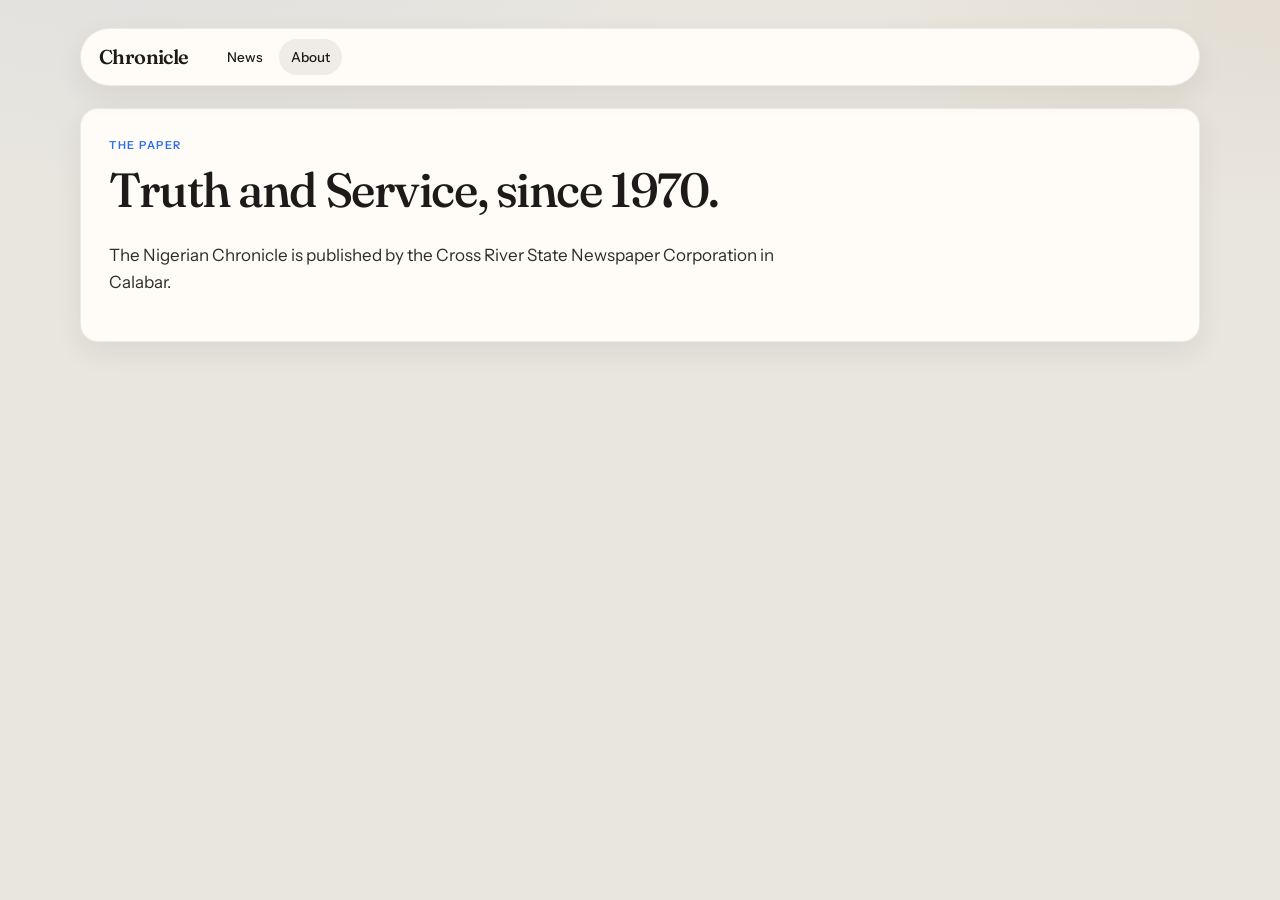
<file: about.html>
<!DOCTYPE html>
<html lang="en">
<head>
  <meta charset="UTF-8" />
  <meta name="viewport" content="width=device-width, initial-scale=1" />
  <title>About — Nigerian Chronicle</title>
  <link href="https://fonts.googleapis.com/css2?family=Fraunces:opsz,wght@9..144,500;9..144,600&family=Instrument+Sans:wght@400;500;600&display=swap" rel="stylesheet" />
  <link rel="stylesheet" href="css/chronicle.css" />
</head>
<body>
  <div class="shell">
    <header class="top glass">
      <a class="mark" href="index.html">Chronicle</a>
      <nav class="nav"><a href="index.html">News</a><a href="about.html" class="on">About</a></nav>
      <button class="menu-btn" id="menuBtn">☰</button>
    </header>
    <main class="window glass">
      <div class="about">
        <div class="kicker">The paper</div>
        <h1>Truth and Service, since 1970.</h1>
        <p>The Nigerian Chronicle is published by the Cross River State Newspaper Corporation in Calabar.</p>
      </div>
    </main>
  </div>
  <script src="js/chronicle.js"></script>
</body>
</html>
</file>
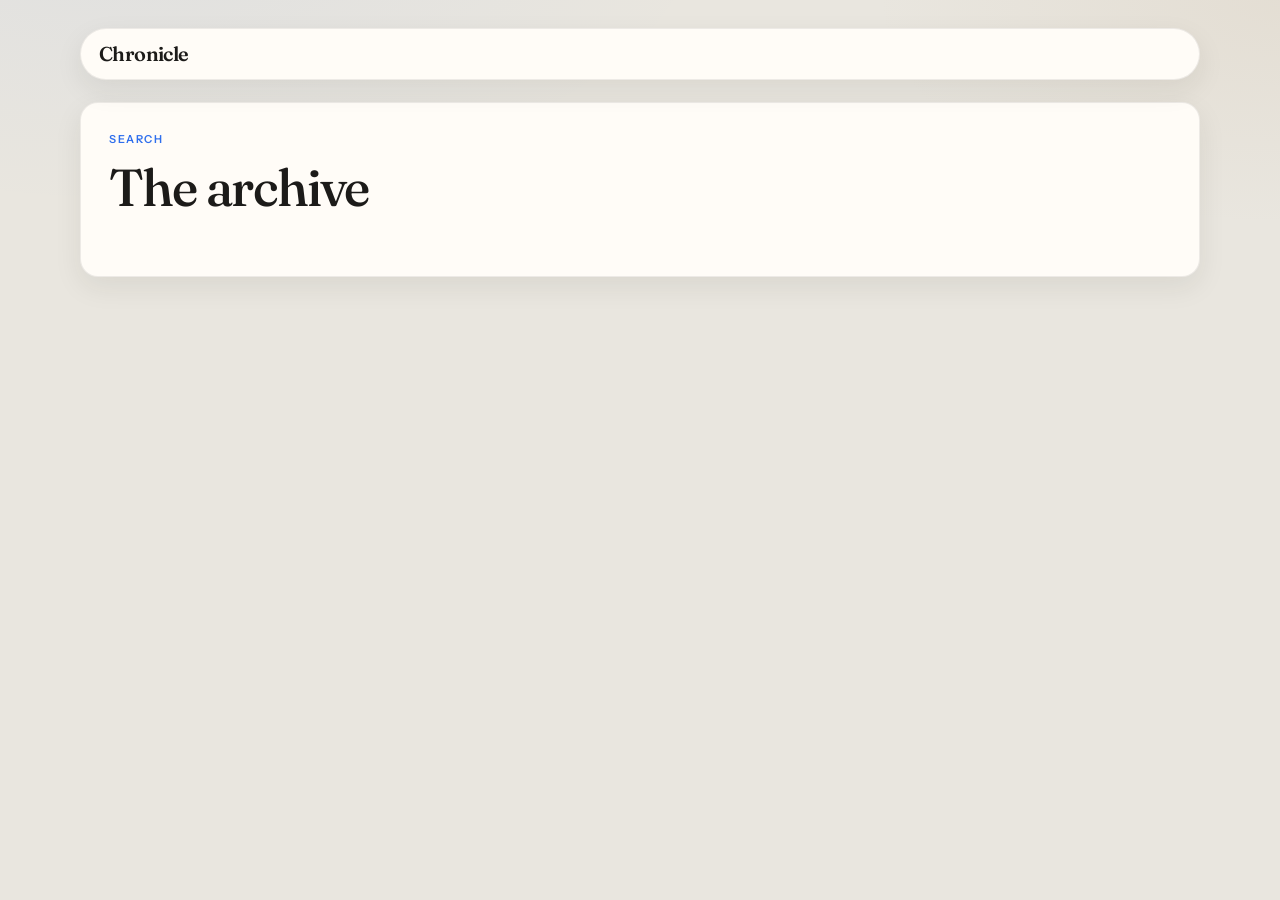
<file: search.html>
<!DOCTYPE html><html lang="en"><head><meta charset="UTF-8"/><meta name="viewport" content="width=device-width, initial-scale=1"/><title>Search — Chronicle</title><link href="https://fonts.googleapis.com/css2?family=Fraunces:opsz,wght@9..144,500;9..144,600&family=Instrument+Sans:wght@400;500;600&display=swap" rel="stylesheet"/><link rel="stylesheet" href="css/chronicle.css"/></head><body><div class="shell"><header class="top glass"><a class="mark" href="index.html">Chronicle</a></header><main class="window glass"><div class="sec-head"><div class="kicker">Search</div><h1>The archive</h1></div></main></div></body></html>
</file>
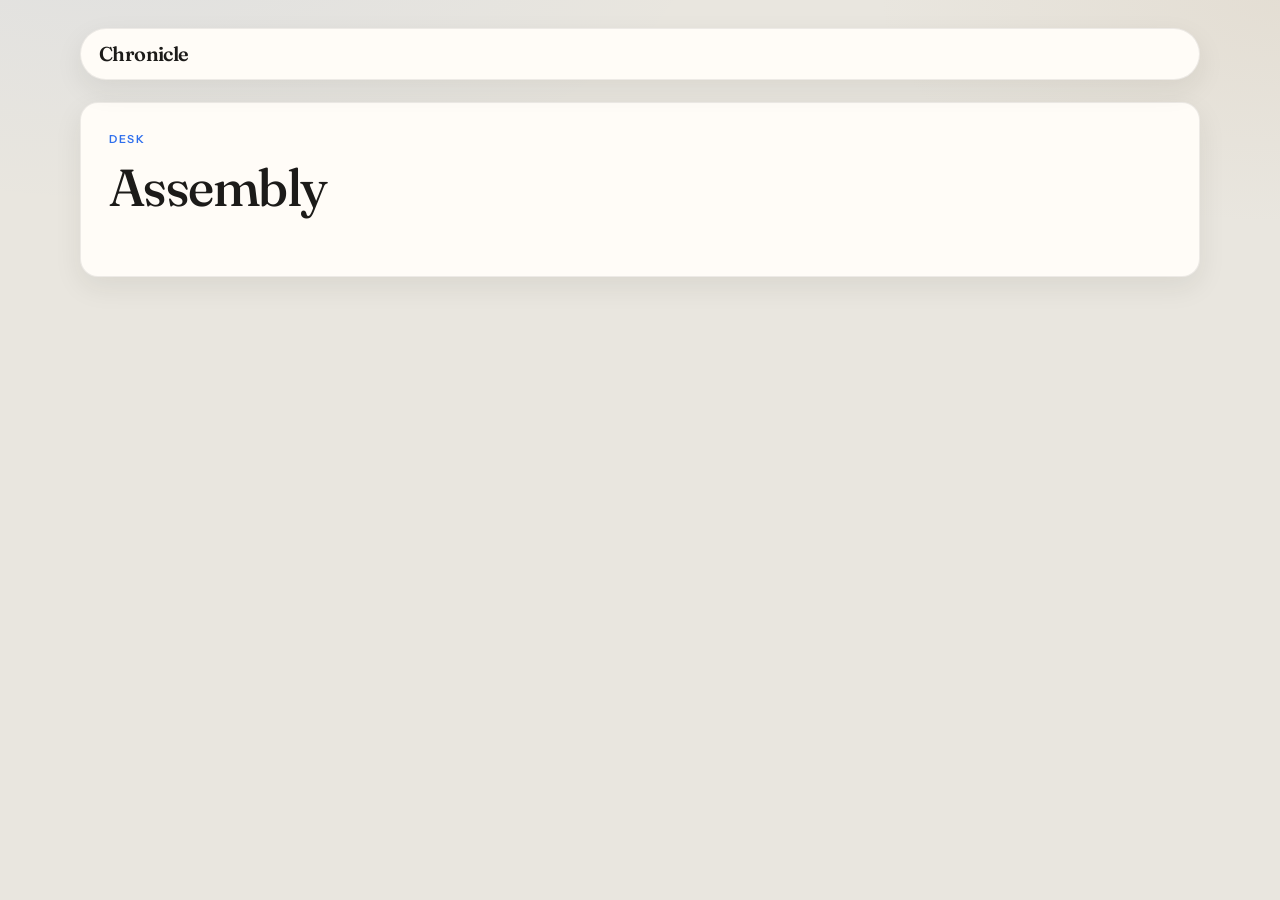
<file: section-assembly.html>
<!DOCTYPE html><html lang="en"><head><meta charset="UTF-8"/><meta name="viewport" content="width=device-width, initial-scale=1"/><title>Assembly — Chronicle</title><link href="https://fonts.googleapis.com/css2?family=Fraunces:opsz,wght@9..144,500;9..144,600&family=Instrument+Sans:wght@400;500;600&display=swap" rel="stylesheet"/><link rel="stylesheet" href="css/chronicle.css"/></head><body><div class="shell"><header class="top glass"><a class="mark" href="index.html">Chronicle</a></header><main class="window glass"><div class="sec-head"><div class="kicker">Desk</div><h1>Assembly</h1></div></main></div></body></html>
</file>
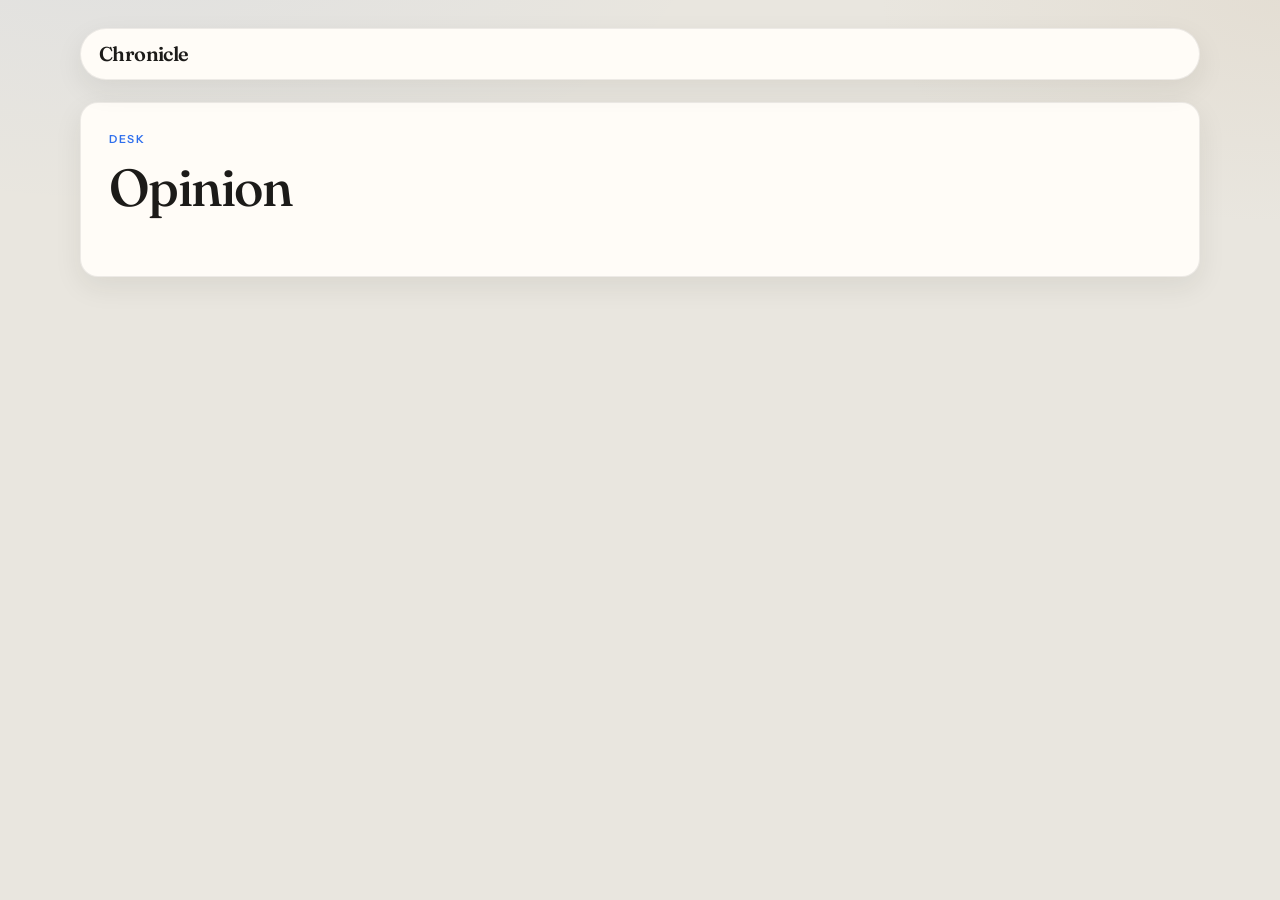
<file: section-opinion.html>
<!DOCTYPE html><html lang="en"><head><meta charset="UTF-8"/><meta name="viewport" content="width=device-width, initial-scale=1"/><title>Opinion — Chronicle</title><link href="https://fonts.googleapis.com/css2?family=Fraunces:opsz,wght@9..144,500;9..144,600&family=Instrument+Sans:wght@400;500;600&display=swap" rel="stylesheet"/><link rel="stylesheet" href="css/chronicle.css"/></head><body><div class="shell"><header class="top glass"><a class="mark" href="index.html">Chronicle</a></header><main class="window glass"><div class="sec-head"><div class="kicker">Desk</div><h1>Opinion</h1></div></main></div></body></html>
</file>
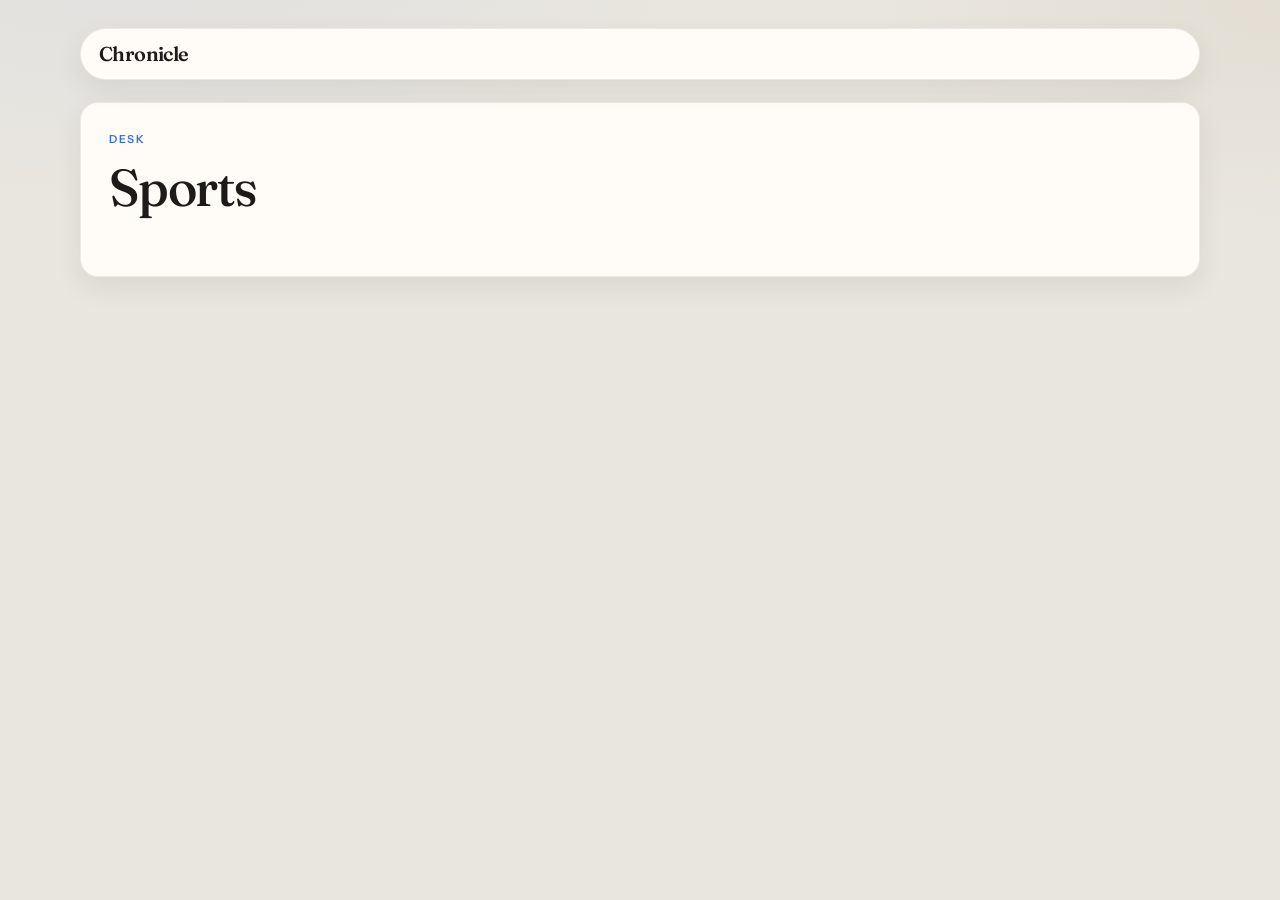
<file: section-sports.html>
<!DOCTYPE html><html lang="en"><head><meta charset="UTF-8"/><meta name="viewport" content="width=device-width, initial-scale=1"/><title>Sports — Chronicle</title><link href="https://fonts.googleapis.com/css2?family=Fraunces:opsz,wght@9..144,500;9..144,600&family=Instrument+Sans:wght@400;500;600&display=swap" rel="stylesheet"/><link rel="stylesheet" href="css/chronicle.css"/></head><body><div class="shell"><header class="top glass"><a class="mark" href="index.html">Chronicle</a></header><main class="window glass"><div class="sec-head"><div class="kicker">Desk</div><h1>Sports</h1></div></main></div></body></html>
</file>
<file: css/chronicle.css>
:root {
  --paper: #e9e6df;
  --paper-2: #fffcf7;
  --ink: #1c1b19;
  --mute: #6b6660;
  --line: rgba(28, 27, 25, 0.10);
  --glass: #fffcf7;
  --glass-strong: #fffcf7;
  --glass-edge: rgba(28, 27, 25, 0.08);
  --shadow: 0 10px 28px rgba(40, 32, 20, 0.08);
  --accent: #2f6fed;
  --radius: 18px;
  --radius-s: 12px;
  --serif: "Fraunces", "Source Serif 4", Georgia, serif;
  --sans: "Instrument Sans", "Source Sans 3", system-ui, sans-serif;
  --max: 1120px;
}

* { box-sizing: border-box; margin: 0; padding: 0; }
html { scroll-behavior: smooth; }
body {
  font-family: var(--sans);
  color: var(--ink);
  background:
    radial-gradient(1200px 600px at 10% -10%, rgba(47, 111, 237, 0.05), transparent 50%),
    radial-gradient(900px 500px at 100% 0%, rgba(180, 150, 110, 0.10), transparent 45%),
    var(--paper);
  min-height: 100vh;
  line-height: 1.5;
}
img { display: block; width: 100%; height: 100%; object-fit: cover; }
a { color: inherit; text-decoration: none; }
a:hover { color: var(--accent); }
button, input { font: inherit; }

.shell { position: relative; z-index: 1; padding: 18px 18px 110px; }
@media (min-width: 900px) { .shell { padding: 28px 32px 80px; } }

.glass {
  background: var(--glass);
  border: 1px solid var(--glass-edge);
  box-shadow: var(--shadow);
}

.top {
  position: sticky; top: 14px; z-index: 40;
  display: flex; align-items: center; gap: 18px;
  max-width: var(--max); margin: 0 auto 22px;
  padding: 10px 14px 10px 18px; border-radius: 999px;
}
.mark { font-family: var(--serif); font-weight: 600; font-size: 20px; letter-spacing: -0.03em; color: var(--ink); }
.mark:hover { color: var(--ink); }
.nav { display: none; gap: 4px; margin-left: 8px; flex: 1; }
.nav a { font-size: 13.5px; font-weight: 500; padding: 8px 12px; border-radius: 999px; color: var(--ink); }
.nav a:hover, .nav a.on { background: #efece6; color: var(--ink); }
.search {
  margin-left: auto; display: flex; align-items: center; gap: 8px;
  background: #efece6; border: 1px solid var(--glass-edge);
  border-radius: 999px; padding: 7px 14px; color: var(--mute); font-size: 13px;
}
.search input { border: 0; background: transparent; outline: none; width: 140px; color: var(--ink); }
.search input::placeholder { color: var(--mute); }
.menu-btn {
  display: inline-flex; border: 0; background: #efece6;
  width: 36px; height: 36px; border-radius: 50%;
  align-items: center; justify-content: center; cursor: pointer;
}
@media (min-width: 860px) {
  .nav { display: flex; }
  .menu-btn { display: none; }
  .search input { width: 180px; }
}

.window { max-width: var(--max); margin: 0 auto; border-radius: var(--radius); padding: 22px; overflow: hidden; }
@media (min-width: 900px) { .window { padding: 28px; } }

.kicker { font-size: 11px; font-weight: 600; letter-spacing: 0.14em; text-transform: uppercase; color: var(--accent); }
.lead { display: grid; gap: 22px; }
.lead .plate { aspect-ratio: 16/10; border-radius: 16px; overflow: hidden; background: #cfc8bc; }
.lead h1 { font-family: var(--serif); font-weight: 500; font-size: clamp(28px, 4.6vw, 48px); line-height: 1.08; letter-spacing: -0.03em; }
.dek { font-size: 17px; color: #3b3833; max-width: 46ch; margin-top: 10px; }
.by { margin-top: 16px; font-size: 13px; color: var(--mute); }
@media (min-width: 900px) {
  .lead { grid-template-columns: 1.2fr 0.8fr; align-items: end; gap: 36px; }
  .lead .plate { aspect-ratio: 4/3; }
}
.band { display: flex; align-items: baseline; justify-content: space-between; margin: 36px 0 16px; padding-top: 8px; border-top: 1px solid var(--line); }
.band h2 { font-family: var(--serif); font-weight: 500; font-size: 22px; letter-spacing: -0.02em; }
.band a { font-size: 13px; color: var(--mute); }
.trio { display: grid; gap: 18px; }
@media (min-width: 800px) { .trio { grid-template-columns: repeat(3, 1fr); gap: 22px; } }
.tile .ph { aspect-ratio: 16/10; border-radius: 12px; overflow: hidden; background: #d4cec4; margin-bottom: 10px; }
.tile h3 { font-family: var(--serif); font-weight: 500; font-size: 20px; letter-spacing: -0.02em; line-height: 1.22; }
.tile p { font-size: 14px; color: var(--mute); margin-top: 6px; }
.list { display: grid; }
.row { display: grid; grid-template-columns: 1fr 88px; gap: 16px; align-items: center; padding: 16px 0; border-top: 1px solid var(--line); }
.row h3 { font-size: 17px; font-weight: 550; letter-spacing: -0.02em; line-height: 1.3; }
.row .meta { font-size: 12px; color: var(--mute); margin-top: 4px; }
.row .thumb { width: 88px; height: 66px; border-radius: 8px; overflow: hidden; background: #d4cec4; }
@media (min-width: 800px) {
  .row { grid-template-columns: 120px 1fr 120px; }
  .row .sec { font-size: 11px; letter-spacing: .12em; text-transform: uppercase; color: var(--accent); }
}
.split { display: grid; gap: 18px; margin-top: 28px; }
@media (min-width: 900px) { .split { grid-template-columns: 1.4fr 0.8fr; align-items: start; } }
.pane { border-radius: 18px; padding: 18px; background: #f3f0ea; border: 1px solid var(--line); }
.story { max-width: 720px; margin: 0 auto; }
.story .hero { aspect-ratio: 16/9; border-radius: 16px; overflow: hidden; margin: 8px 0 22px; background: #cfc8bc; }
.story h1 { font-family: var(--serif); font-weight: 500; font-size: clamp(30px, 4.4vw, 46px); line-height: 1.1; letter-spacing: -0.03em; }
.story .lede { font-size: 19px; color: #3b3833; margin: 14px 0 8px; }
.story .meta { color: var(--mute); font-size: 13px; margin-bottom: 28px; }
.prose p { font-size: 18px; line-height: 1.65; margin: 0 0 1.1em; max-width: 66ch; }
.prose h2 { font-family: var(--serif); font-weight: 500; font-size: 26px; margin: 1.6em 0 .5em; letter-spacing: -0.02em; }
.sec-head { margin-bottom: 22px; }
.sec-head h1 { font-family: var(--serif); font-weight: 500; font-size: clamp(32px, 5vw, 52px); letter-spacing: -0.03em; }
.sec-head p { color: var(--mute); margin-top: 6px; }
.about { max-width: 680px; }
.about h1 { font-family: var(--serif); font-weight: 500; font-size: clamp(32px, 5vw, 48px); letter-spacing: -0.03em; margin-bottom: 16px; }
.about p { font-size: 17px; line-height: 1.6; margin-bottom: 1em; color: #2f2d29; }
.foot { max-width: var(--max); margin: 28px auto 0; padding: 18px 8px 0; display: flex; justify-content: space-between; gap: 12px; flex-wrap: wrap; color: var(--mute); font-size: 12px; }
.foot a { color: var(--mute); }
.dock { position: fixed; left: 50%; bottom: 16px; transform: translateX(-50%); z-index: 50; display: flex; gap: 4px; padding: 6px; border-radius: 999px; }
.dock a { width: 52px; height: 44px; border-radius: 999px; display: grid; place-items: center; font-size: 10px; font-weight: 500; color: var(--ink); }
.dock a.on { background: #efece6; }
@media (min-width: 860px) { .dock { display: none; } }
.drawer { display: none; position: fixed; inset: 0; z-index: 60; background: rgba(30, 26, 20, .28); }
.drawer.open { display: block; }
.drawer .panel { position: absolute; right: 14px; top: 70px; width: min(280px, 80vw); border-radius: 18px; padding: 12px; }
.drawer a { display: block; padding: 12px; border-radius: 10px; font-weight: 500; }
.results .hit { padding: 16px 0; border-top: 1px solid var(--line); }
.results .hit h3 { font-size: 18px; font-weight: 550; }
.results .hit p { color: var(--mute); font-size: 14px; margin-top: 4px; }
</file>
